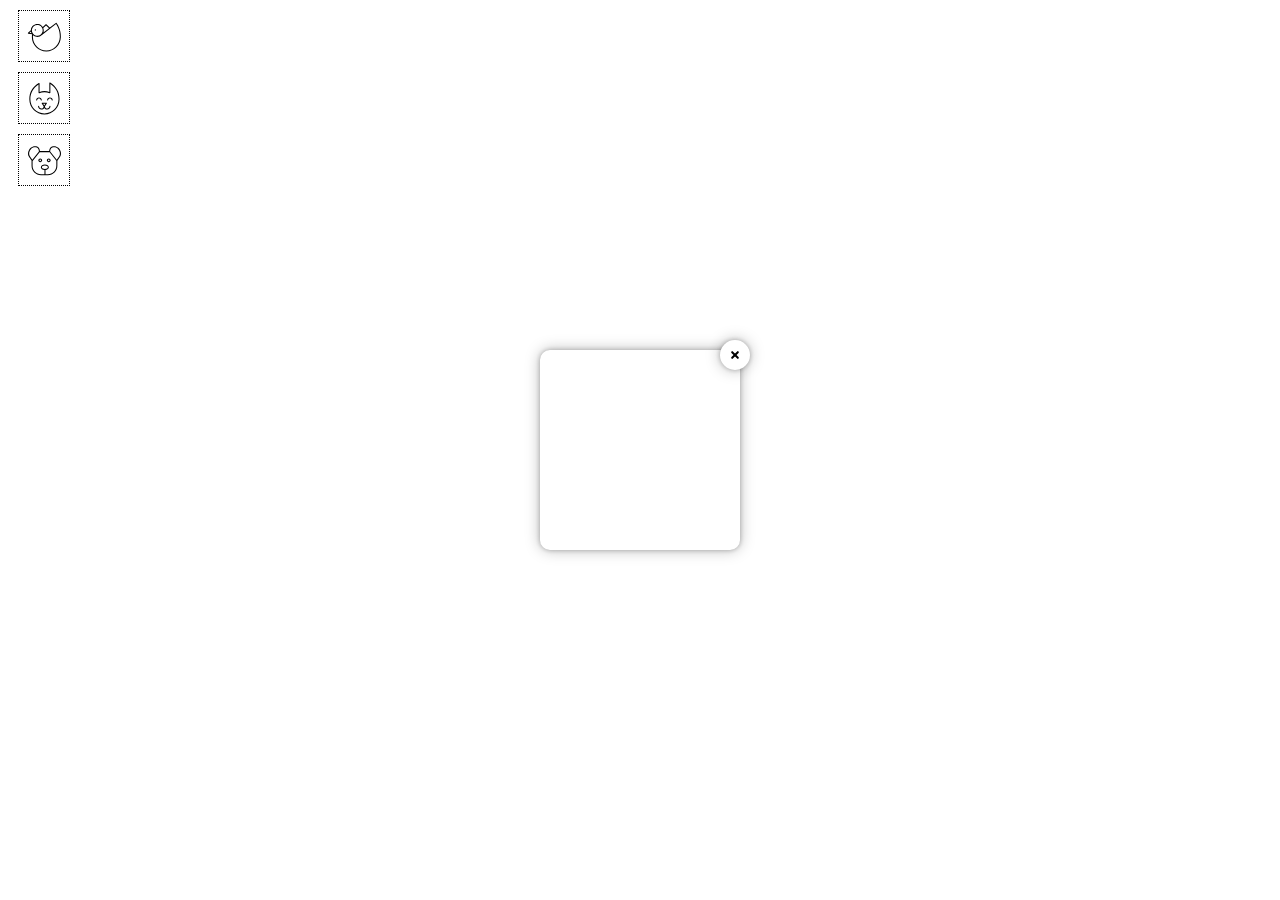
<file: 2022.01.26/index.html>
<!DOCTYPE html>
<html lang="en">
<head>
    <meta charset="UTF-8">
    <meta http-equiv="X-UA-Compatible" content="IE=edge">
    <meta name="viewport" content="width=device-width, initial-scale=1.0">
    <title>Document</title>
    <link rel="stylesheet" href="style.css">
</head>
<body>
    <!-- ctrl + / -->
    <!-- .popup>.popup__content+.popup__close -->
    <div class="popup popup_active">
        <div class="popup__content"></div>
        <div class="popup__close"></div>
    </div>
    <script src="script.js"></script>
</body>
</html>
</file>
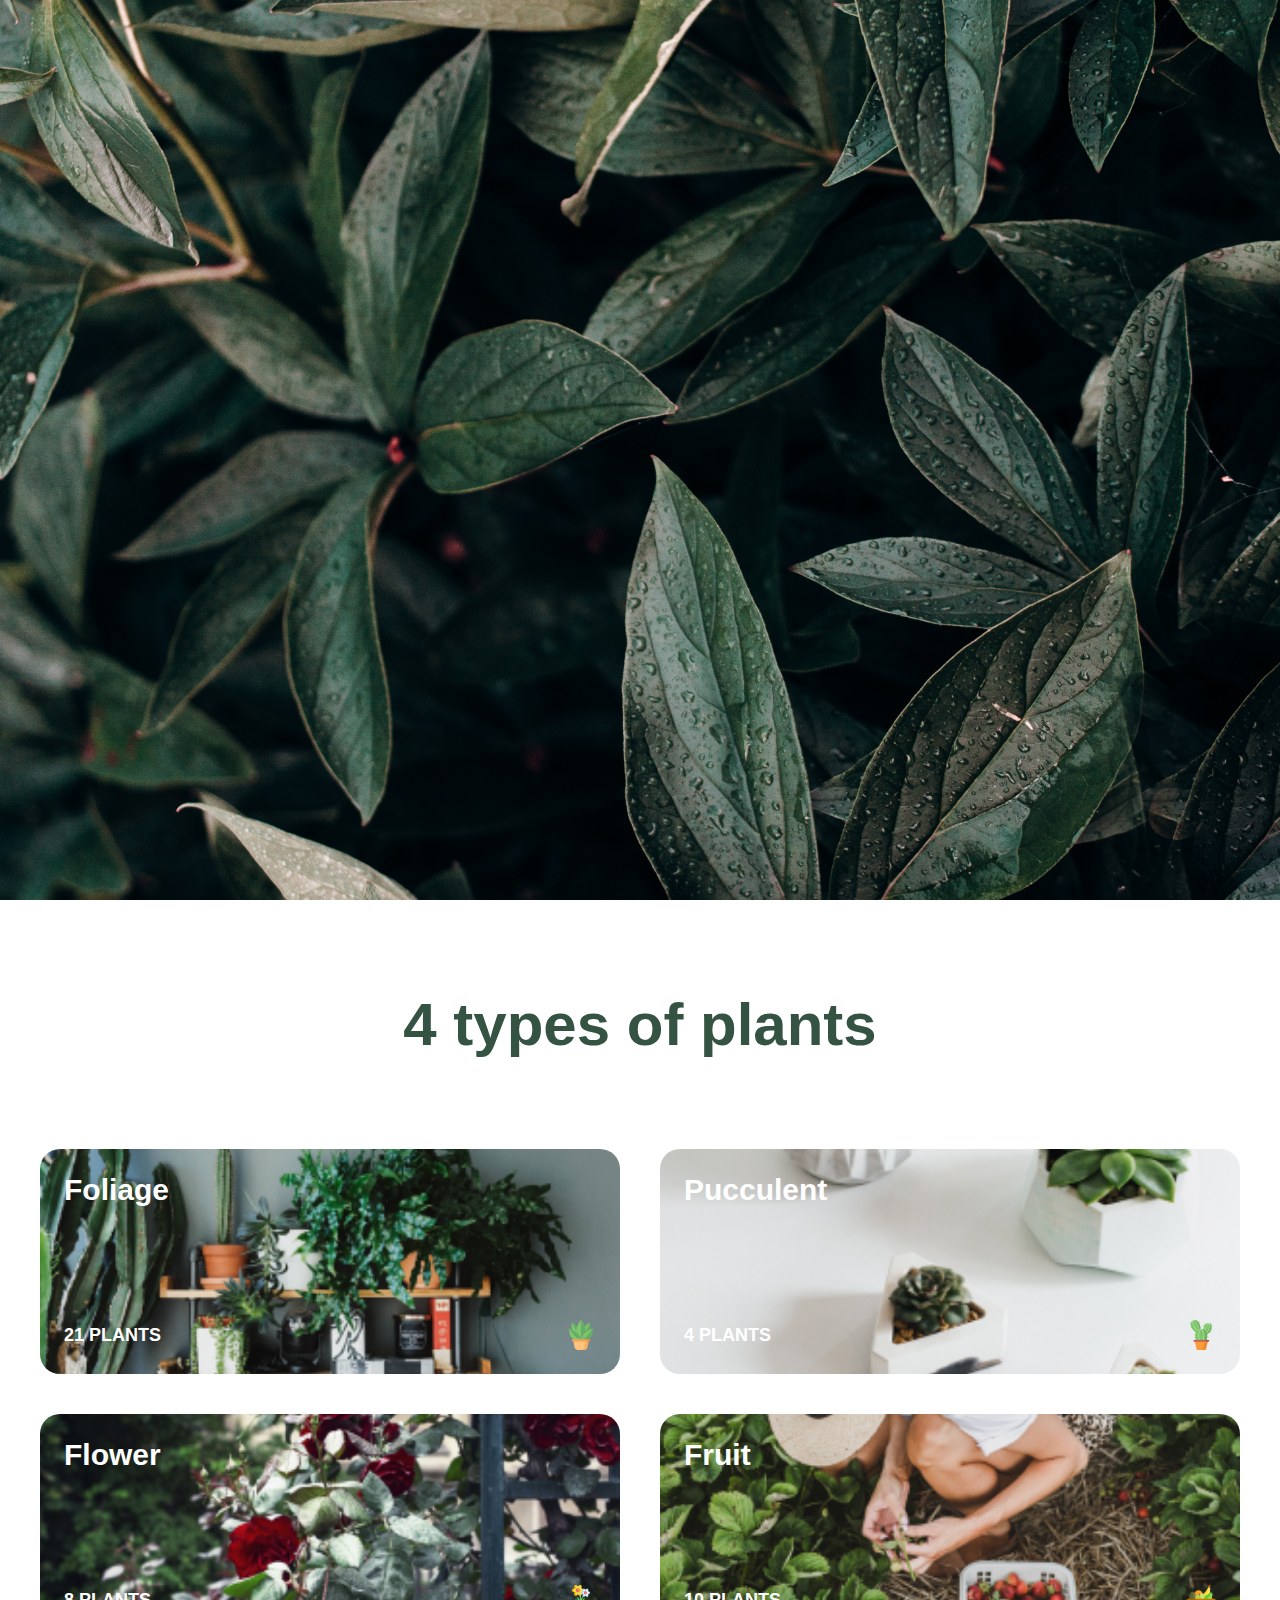
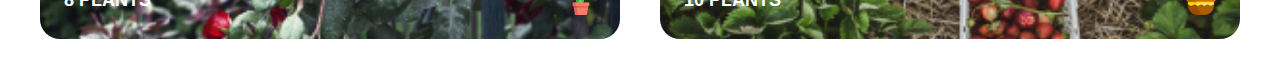
<file: 2022.01.29/index.html>
<!DOCTYPE html>
<html lang="en">
<head>
    <meta charset="UTF-8">
    <meta name="viewport" content="width=device-width">
    <title>Title</title>
    <link rel="stylesheet" href="style.css">
</head>
<body>
    <script src="script.js"></script>
</body>
</html>
</file>
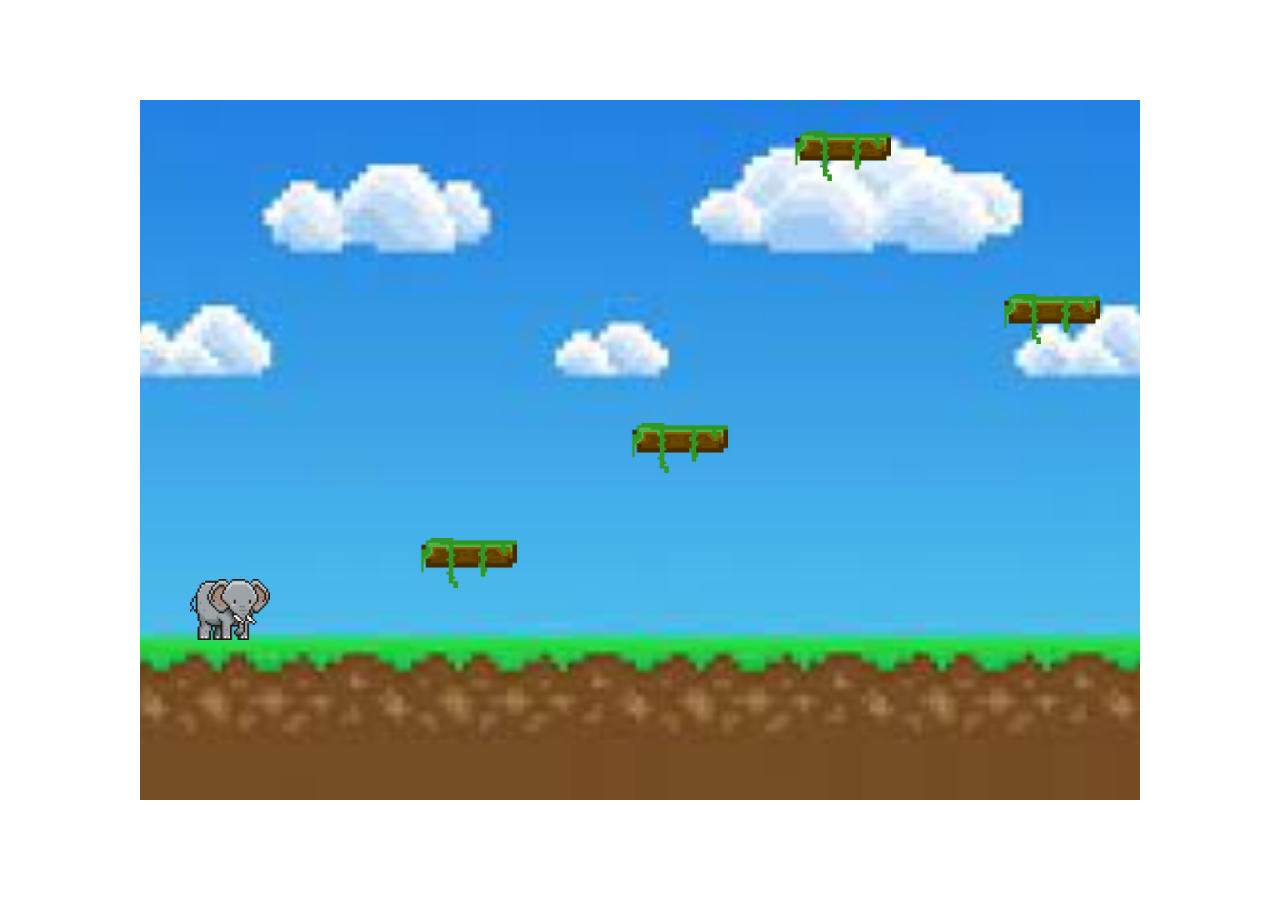
<file: 2022.02.05/index.html>
<!DOCTYPE html>
<html lang="en">
<head>
    <meta charset="UTF-8">
    <title>PixelGame</title>
    <style>
        body {
            margin: 0;
            height: 100vh;
            display: flex;
            justify-content: center;
            align-items: center;
        }
        .board {
            width: 1000px;
            height: 700px;
            background-image: url(img/bg.jpeg);
            background-repeat: no-repeat;
            background-position: center bottom;
            background-size: cover;
            position: relative;
            overflow: hidden;
        }
        .pet {
            position: absolute;
            height: 61px;
            width: 80px;
            /*background-color: red;*/
            background-image: url(img/el.png);
            background-repeat: no-repeat;
            background-size: contain;
            background-position: bottom;
            transition: .2s linear;
            transition-property: transform, top;
            z-index: 10;
        }
        .pet.left {
            transform: scale(1,1);
        }
        .pet.right {
            transform: scale(-1,1);
        }
        .plBlock {
            /*background-color: #f004;*/
            height: 100%;
            position: absolute;
            z-index: 1;
        }
        .platform {
            width: 100px;
            height: 50px;
            position: absolute;
            background-image: url(img/pl.png);
            background-size: contain;
            transition: transform .5s linear;
            /*background-color: blue;*/
        }

    </style>
</head>
<body>
    <div class="board"></div>
    <script src="script.js"></script>
</body>
</html>
</file>
<file: 2022.01.26/style.css>
.popup {
    width: 200px;
    height: 200px;
    /* border: 2px solid; */
    position: fixed; /* static, relative, absolute, fixed */
    left: calc(50vw - 100px);
    top: calc(50vh - 100px);
    box-sizing: border-box;
    border-radius: 10px;
    box-shadow: 0 0 5px 0 #0004, 0 0 15px #0004;
    /* overflow: hidden; */
    padding: 20px;
    display: none;
}
.popup_active {
    display: block;
}

.popup__content {
    width: 100%;
    height: 100%;
    /* background-color: blue; */
}

.popup__close {
    width: 30px;
    height: 30px;
    background: white;
    border-radius: 50%;
    position: absolute;
    top: -10px;
    right: -10px;
    cursor: pointer;
    box-shadow: 0 0 5px 0 #0004, 0 0 15px #0004;
    display: flex;
    align-items: center;
    justify-content: center;
}
.popup__close::before, .popup__close::after {
    content: "";
    display: block;
    width: 2px;
    height: 10px;
    background-color: #000;
    position: absolute;
    border-radius: 2px;
}
.popup__close::before {
    transform: rotate(45deg);
}
.popup__close::after {
    transform: rotate(-45deg);
}

.mini__item {
    width: 50px;
    height: 50px;
    border: 1px dotted;
    margin: 10px;
    cursor: pointer;
    background-repeat: no-repeat;
    background-position: center;
    background-size: 70%;
}
</file>
<file: 2022.01.29/style.css>
body {
    margin: 0;
    font: 16px sans-serif;
}
.banner {
    padding: 50px calc(50% - 660px) 40px;
    box-sizing: border-box;
    background: url(img/bg.png) center / cover no-repeat; /* путь position / size repeat */
}
main {
    background-color: #fff;
    padding: 40px calc(50% - 660px);
    display: grid;
    grid-template-columns: repeat(4, 1fr);
    gap: 40px;
}

.main__caption {
    font-size: 60px;
    color: #355342;
    text-align: center;
    grid-column-end: span 4;
}

.main__item {
    height: 225px;
    padding: 24px;
    box-sizing: border-box;
    color: #fff;
    border-radius: 20px;
    overflow: hidden;
    background-repeat: no-repeat;
    background-position: center;
    background-size: cover;
    display: flex;
    flex-wrap: wrap;
    justify-content: space-between;
    align-content: space-between;
}
.main__item h3 {
    font-size: 30px;
    width: 100%;
    margin: 0;
}
.main__item img {
    height: 30px;
}
.main__item-text {
    text-transform: uppercase;
    font-size: 18px;
    line-height: 30px;
    font-weight: 600;
}

@media (max-width: 475px) {
    .banner {
        padding-left: 30px;
        padding-right: 30px;
    }
    main {
        padding-left: 30px;
        padding-right: 30px;
        grid-template-columns: 1fr;
        gap: 30px;
    }
    .main__caption {
        grid-column-end: span 1;
        font-size: 50px;
    }
}
@media (min-width: 476px) and (max-width: 1399px) {
    .banner {
        padding-left: 40px;
        padding-right: 40px;
    }
    main {
        padding-left: 40px;
        padding-right: 40px;
        grid-template-columns: 1fr 1fr;
    }
    .main__caption {
        grid-column-end: span 2;
    }
}

/*@media (max-width: 1399px) {*/
/*    */
/*}*/
/*@media (max-width: 475px) {*/
/*    */
/*}*/
</file>
